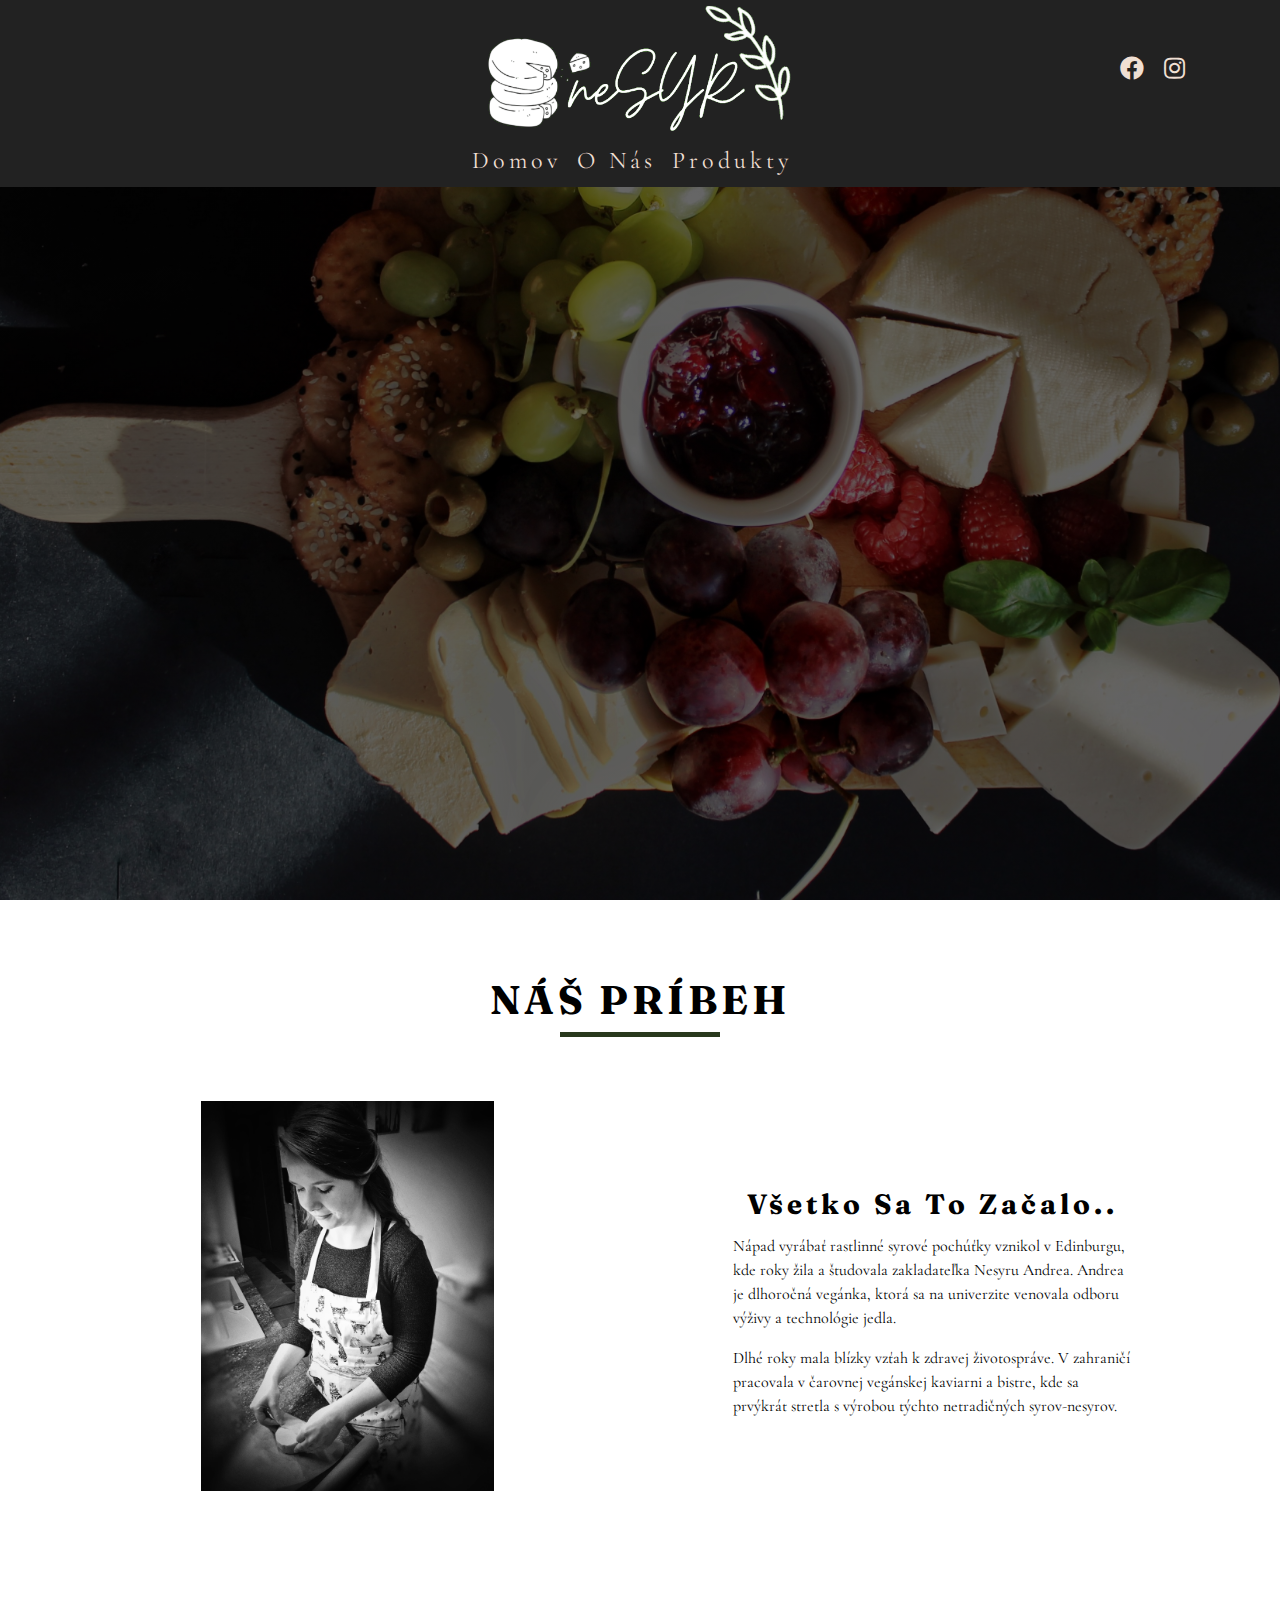
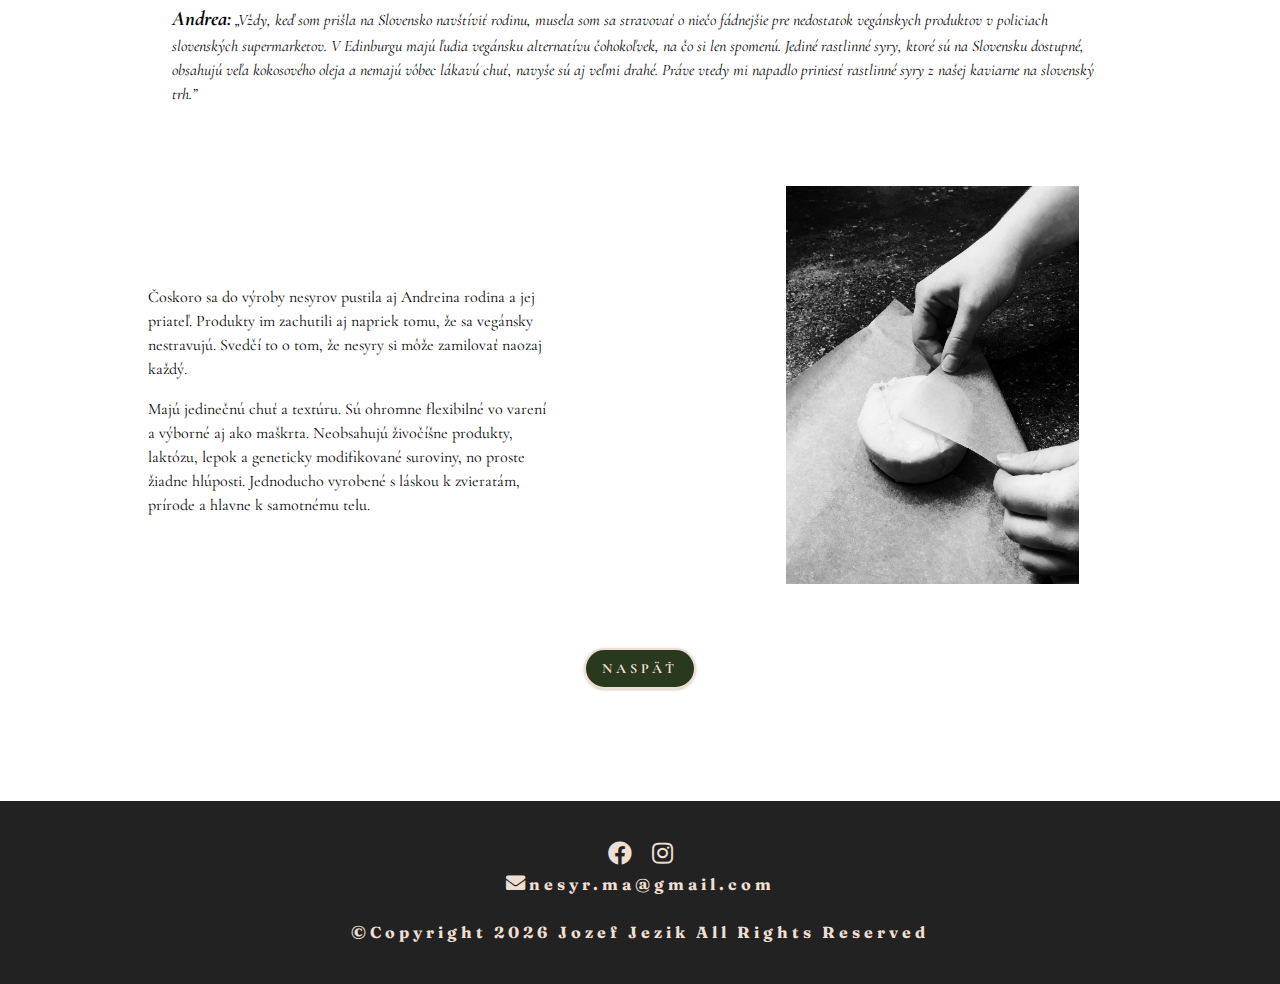
<file: about.html>
<!DOCTYPE html>
<html lang="en">
  <head>
    <meta charset="UTF-8" />
    <meta name="viewport" content="width=device-width, initial-scale=1.0" />
    <title>NeSyr || O Nás</title>
    <!-- Font Awesome -->
    <link
      rel="stylesheet"
      href="./fontawesome-free-5.12.1-web/css/all.min.css"
    />
    <!-- CSS Styles -->
    <link rel="stylesheet" href="./css/styles.css" />
  </head>
  <!-- Javascript -->
  <script defer src="./app-about.js"></script>
  <body>
    <!-- //////////////
    Sidebar
    ////////////////// -->
    <!-- toggle open btn -->
    <button class="toggle-open" id="toggle-open">
      <i class="fas fa-bars"></i>
    </button>
    <!-- end of toggle open btn -->

    <nav class="sidebar">
      <!-- toggle close btn -->
      <button class="toggle-close" id="toggle-close">
        <i class="fas fa-times"></i>
      </button>
      <!-- end of toggle close btn -->
      <!-- sidebar -->

      <div class="sidebar-container">
        <ul class="sidebar-links">
          <li><a href="index.html#home" class="sidebar-link">domov</a></li>
          <li><a href="index.html#about" class="sidebar-link">o nás</a></li>
          <li>
            <a href="products.html#products" class="sidebar-link">produkty</a>
          </li>
        </ul>
      </div>
      <!-- end of sidebar -->
    </nav>

    <!-- //////////////
    Header
    ////////////////// -->

    <header class="header" id="home">
      <!-- header bar -->
      <div class="header-bar">
        <img
          src="./pictures/logo_main_noBG.png"
          alt="logo"
          class="header-logo"
        />
        <!-- header social icons -->
        <div class="social-icons">
          <a
            href="https://www.facebook.com/Nesyr-104209641652860"
            target="blank"
            class="social-icon"
          >
            <i class="fab fa-facebook"></i>
          </a>
          <a
            href="https://www.instagram.com/ne_syry"
            target="blank"
            class="social-icon"
          >
            <i class="fab fa-instagram"> </i>
          </a>
        </div>
        <!-- end of header social icons -->
      </div>
      <!-- end of header bar -->

      <!-- hero -->
      <section class="hero">
        <!-- //////////////
    Navbar
    ////////////////// -->
        <nav>
          <div class="nav-links-container">
            <ul class="nav-links">
              <li><a href="index.html#home" class="nav-link">domov</a></li>
              <li><a href="about.html#about" class="nav-link">o nás</a></li>
              <li>
                <a href="products.html#products" class="nav-link">produkty</a>
              </li>
            </ul>
          </div>
        </nav>
      </section>
      <!-- end of hero -->
    </header>

    <!-- //////////////
    About
    ////////////////// -->
    <section class="about-section" id="about">
      <div class="section section-center">
        <!-- section title -->
        <div class="section-title">
          <h2>náš príbeh</h2>
          <div class="section-title-underscore"></div>
        </div>
        <!-- end of section title -->

        <!-- about center -->

        <div class="about-center">
          <div class="about-img-container image-1">
            <img
              src="./pictures/about-1.JPG"
              alt="cheese board"
              class="about-img"
            />
          </div>
          <div class="about-info-container info-1">
            <h3>všetko sa to začalo..</h3>
            <p>
              Nápad vyrábať rastlinné syrové pochúťky vznikol v Edinburgu, kde
              roky žila a študovala zakladateľka Nesyru Andrea. Andrea je
              dlhoročná vegánka, ktorá sa na univerzite venovala odboru výživy a
              technológie jedla.
            </p>
            <p>
              Dlhé roky mala blízky vzťah k zdravej životospráve. V zahraničí
              pracovala v čarovnej vegánskej kaviarni a bistre, kde sa prvýkrát
              stretla s výrobou týchto netradičných syrov-nesyrov.
            </p>
          </div>
          <div class="about-info-container info-2">
            <p>
              <span>Andrea:</span> „Vždy, keď som prišla na Slovensko navštíviť
              rodinu, musela som sa stravovať o niečo fádnejšie pre nedostatok
              vegánskych produktov v policiach slovenských supermarketov. V
              Edinburgu majú ľudia vegánsku alternatívu čohokoľvek, na čo si len
              spomenú. Jediné rastlinné syry, ktoré sú na Slovensku dostupné,
              obsahujú veľa kokosového oleja a nemajú vôbec lákavú chuť, navyše
              sú aj veľmi drahé. Práve vtedy mi napadlo priniesť rastlinné syry
              z našej kaviarne na slovenský trh.”
            </p>
          </div>
          <div class="about-info-container info-3">
            <p>
              Čoskoro sa do výroby nesyrov pustila aj Andreina rodina a jej
              priateľ. Produkty im zachutili aj napriek tomu, že sa vegánsky
              nestravujú. Svedčí to o tom, že nesyry si môže zamilovať naozaj
              každý.
            </p>
            <p>
              Majú jedinečnú chuť a textúru. Sú ohromne flexibilné vo varení a
              výborné aj ako maškrta. Neobsahujú živočíšne produkty, laktózu,
              lepok a geneticky modifikované suroviny, no proste žiadne
              hlúposti. Jednoducho vyrobené s láskou k zvieratám, prírode a
              hlavne k samotnému telu.
            </p>
          </div>
          <div class="about-img-container image-2">
            <img
              src="./pictures/about-2.JPG"
              alt="cheese board"
              class="about-img"
            />
          </div>
        </div>
        <div class="about-btn-container">
          <a href="index.html#about" class="btn about-btn">naspäť</a>
        </div>
        <!-- end of about center -->
      </div>
    </section>

    <!-- //////////////
    Footer
    ////////////////// -->
    <footer class="footer section">
      
        <!-- contact footer -->
        <div class="social-container">
          <a
            href="https://www.facebook.com/Nesyr-104209641652860"
            target="blank"
            class="social-icon"
          >
            <i class="fab fa-facebook"></i>
          </a>

          <a
            href="https://www.instagram.com/ne_syry"
            target="blank"
            class="social-icon"
          >
            <i class="fab fa-instagram"> </i>
          </a>
        </div>
        <div class="contact-container">
        <!-- single contact -->
        <h4><i class="fas fa-envelope"></i>nesyr.ma@gmail.com</h4>
        
        <!-- end of single contact -->
      </div>
      </div>
      <div class="copy">
        <h4>&copy;copyright <span id="date"></span> Jozef Jezik all rights reserved</h4>

      </div>
    </footer>
  </body>
</html>
</file>
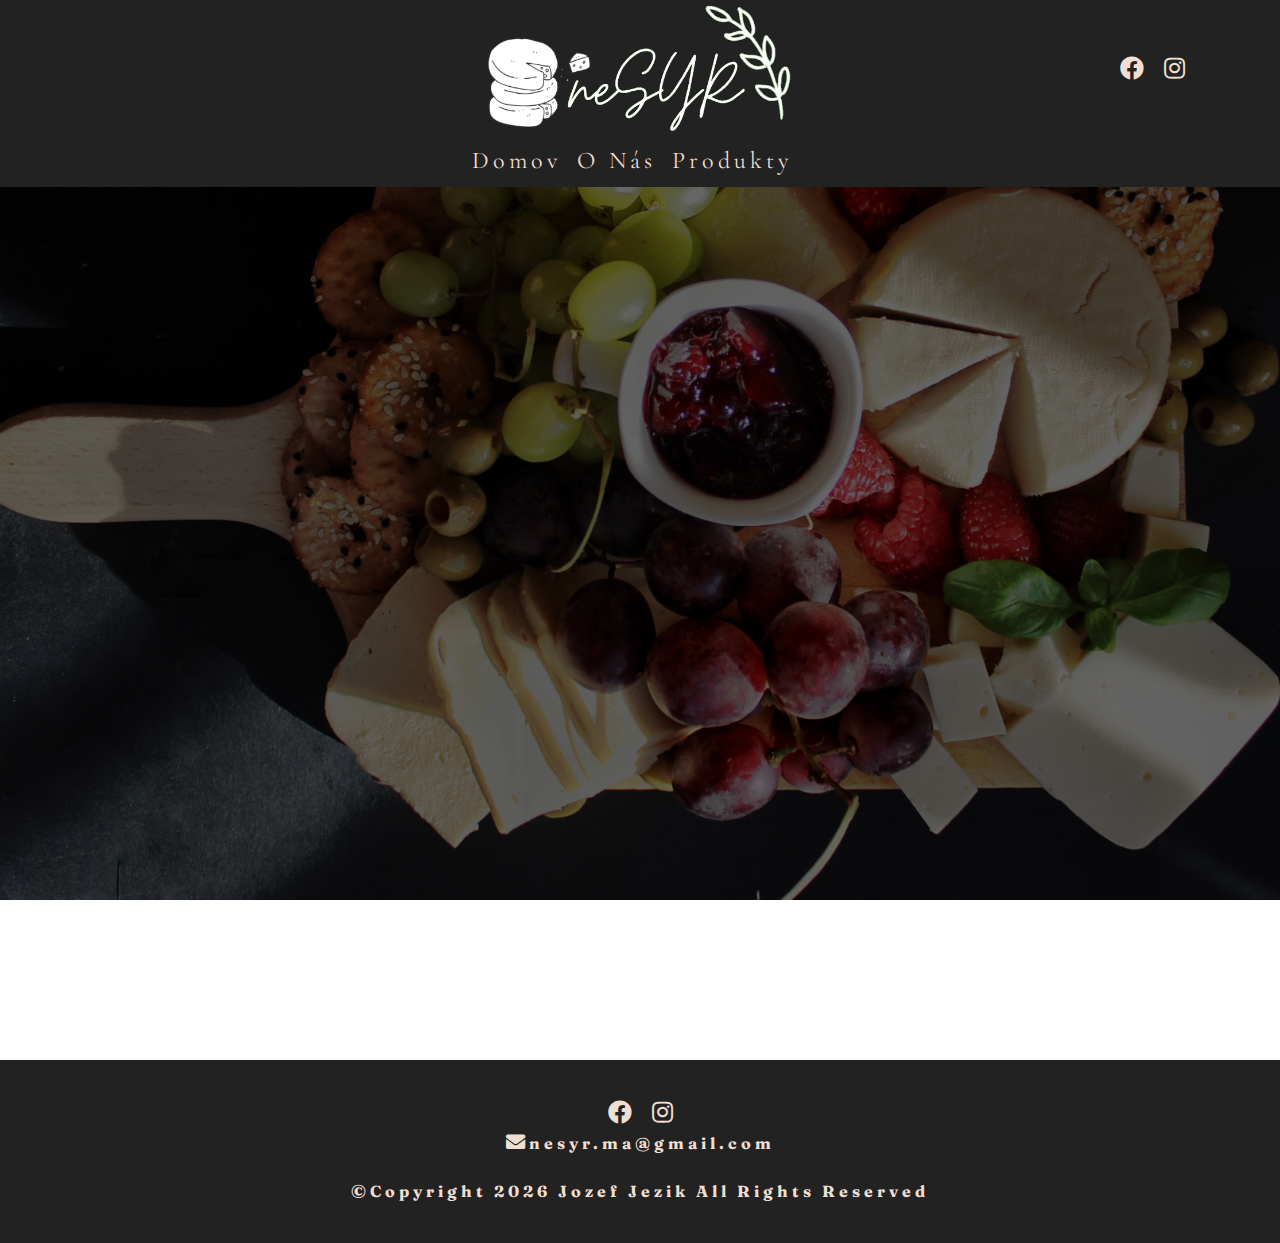
<file: products.html>
<!DOCTYPE html>
<html lang="en">
  <head>
    <meta charset="UTF-8" />
    <meta name="viewport" content="width=device-width, initial-scale=1.0" />
    <title>NeSyr || Produkty</title>
    <!-- Font Awesome -->
    <link
      rel="stylesheet"
      href="./fontawesome-free-5.12.1-web/css/all.min.css"
    />
    <!-- CSS Styles -->
    <link rel="stylesheet" href="./css/styles.css" />
    <!-- Javascript -->
    <script defer src="./app-products.js"></script>
  </head>
  <body>
    <!-- //////////////
    Sidebar
    ////////////////// -->
    <!-- toggle open btn -->
    <button class="toggle-open" id="toggle-open">
      <i class="fas fa-bars"></i>
    </button>
    <!-- end of toggle open btn -->

    <nav class="sidebar">
      <!-- toggle close btn -->
      <button class="toggle-close" id="toggle-close">
        <i class="fas fa-times"></i>
      </button>
      <!-- end of toggle close btn -->
      <!-- sidebar -->

      <div class="sidebar-container">
        <ul class="sidebar-links">
          <li><a href="index.html#home" class="sidebar-link">domov</a></li>
          <li><a href="index.html#about" class="sidebar-link">o nás</a></li>
          <li>
            <a href="index.html#products" class="sidebar-link">produkty</a>
          </li>
        </ul>
      </div>
      <!-- end of sidebar -->
    </nav>

    <!-- //////////////
    Header
    ////////////////// -->

    <header class="header" id="home">
      <!-- header bar -->
      <div class="header-bar">
        <img
          src="./pictures/logo_main_noBG.png"
          alt="logo"
          class="header-logo"
        />
        <!-- header social icons -->
        <div class="social-icons">
          <a
            href="https://www.facebook.com/Nesyr-104209641652860"
            target="blank"
            class="social-icon"
          >
            <i class="fab fa-facebook"></i>
          </a>
          <a
            href="https://www.instagram.com/ne_syry"
            target="blank"
            class="social-icon"
          >
            <i class="fab fa-instagram"> </i>
          </a>
        </div>
        <!-- end of header social icons -->
      </div>
      <!-- end of header bar -->

      <!-- hero -->
      <section class="hero">
        <!-- //////////////
    Navbar
    ////////////////// -->
        <nav>
          <div class="nav-links-container">
            <ul class="nav-links">
              <li><a href="index.html#home" class="nav-link">domov</a></li>
              <li><a href="index.html#about" class="nav-link">o nás</a></li>
              <li>
                <a href="index.html#products" class="nav-link">produkty</a>
              </li>
            </ul>
          </div>
        </nav>
      </section>
      <!-- end of hero -->
    </header>

    <!-- //////////////
    Products
    ////////////////// -->
    <section class="products-section" id="products">
      <div class="section section-center" id="product-container"></div>
    </section>
    <!-- //////////////
    Footer
    ////////////////// -->
    <footer class="footer section">
      
        <!-- contact footer -->
        <div class="social-container">
          <a
            href="https://www.facebook.com/Nesyr-104209641652860"
            target="blank"
            class="social-icon"
          >
            <i class="fab fa-facebook"></i>
          </a>

          <a
            href="https://www.instagram.com/ne_syry"
            target="blank"
            class="social-icon"
          >
            <i class="fab fa-instagram"> </i>
          </a>
        </div>
        <div class="contact-container">
        <!-- single contact -->
        <h4><i class="fas fa-envelope"></i>nesyr.ma@gmail.com</h4>
        
        <!-- end of single contact -->
      </div>
      </div>
      <div class="copy">
        <h4>&copy;copyright <span id="date"></span> Jozef Jezik all rights reserved</h4>

      </div>
    </footer>
  </body>
</html>
</file>
<file: css/styles.css>
/*
=============== 
Fonts
===============
*/
@import url("https://fonts.googleapis.com/css2?family=Cormorant+Garamond:wght@400;700&family=Fraunces&display=swap");
/*
=============== 
Variables
===============
*/
/* dark shades of primary color*/
/* darkest grey - used for headings */
/*
=============== 
Global Styles
===============
*/
*,
::after,
::before {
  margin: 0;
  padding: 0;
  -webkit-box-sizing: border-box;
          box-sizing: border-box;
}

body {
  font-family: "Cormorant Garamond", serif;
  background: #fff;
  color: #000;
  line-height: 1.5;
  font-size: 0.875rem;
}

ul {
  list-style-type: none;
}

a {
  text-decoration: none;
}

img:not(.header-logo) {
  width: 100%;
  display: block;
}

h1,
h2,
h3,
h4 {
  letter-spacing: 0.25rem;
  text-transform: capitalize;
  line-height: 1.25;
  margin-bottom: 0.75rem;
  font-family: "Fraunces", serif;
}

h1 {
  font-size: 3rem;
}

h2 {
  font-size: 2rem;
}

h3 {
  font-size: 1.25rem;
}

h4 {
  font-size: 0.875rem;
}

p {
  margin-bottom: 1.25rem;
  color: #000;
}

@media screen and (min-width: 800px) {
  h1 {
    font-size: 4rem;
  }
  h2 {
    font-size: 2.5rem;
  }
  h3 {
    font-size: 1.75rem;
  }
  h4 {
    font-size: 1rem;
  }
  body {
    font-size: 1rem;
  }
  h1,
  h2,
  h3,
  h4 {
    line-height: 1;
  }
}

/*  global classes */
.btn {
  text-transform: uppercase;
  background: transparent;
  color: #efdfd3;
  padding: 0.5rem 1rem;
  letter-spacing: 0.25rem;
  display: inline-block;
  font-weight: 700;
  -webkit-transition: all 0.3s linear;
  transition: all 0.3s linear;
  font-size: 0.875rem;
  border: 2px solid #efdfd3;
  border-radius: 2rem;
  cursor: pointer;
  -webkit-box-shadow: 0 1px 3px rgba(0, 0, 0, 0.2);
          box-shadow: 0 1px 3px rgba(0, 0, 0, 0.2);
}

.btn:hover {
  color: #29391d;
  background: #29391d;
  -webkit-transform: scale(1.1);
          transform: scale(1.1);
}

/* section */
.section {
  padding: 5rem 0;
}

.section-title {
  text-align: center;
  margin-bottom: 4rem;
}

.section-title h2 {
  text-transform: uppercase;
}

.section-title span {
  color: #576c44;
}

.section-title-underscore {
  height: 0.3rem;
  width: 10rem;
  background-color: #29391d;
  margin: 0 auto;
}

.section-center {
  width: 90vw;
  margin: 0 auto;
  max-width: 1170px;
}

@media screen and (min-width: 992px) {
  .section-center {
    width: 95vw;
  }
}

.header {
  min-height: 100vh;
}

.header-bar {
  height: 15vh;
  width: 100%;
  display: -ms-grid;
  display: grid;
  -ms-grid-rows: 100%;
      grid-template-rows: 100%;
  background: #222;
  place-items: center;
}

.header-logo {
  height: 100%;
  max-width: 100%;
}

.social-icons {
  display: none;
}

.hero {
  min-height: 85vh;
  background: url(".././pictures/bg_abstract.jpg") center/cover, no-repeat, fixed;
  display: -webkit-box;
  display: -ms-flexbox;
  display: flex;
  -webkit-box-orient: vertical;
  -webkit-box-direction: normal;
      -ms-flex-direction: column;
          flex-direction: column;
  -webkit-box-pack: center;
      -ms-flex-pack: center;
          justify-content: center;
  -webkit-box-align: center;
      -ms-flex-align: center;
          align-items: center;
  position: relative;
}

.hero-btn {
  font-size: 1rem;
  padding: 0.75rem 1.5rem;
}

.hero-btn:hover {
  background: transparent;
  color: #efdfd3;
}

@media screen and (min-width: 768px) {
  .hero {
    background: -webkit-gradient(linear, left top, left bottom, from(rgba(0, 0, 0, 0.6)), to(rgba(0, 0, 0, 0.6))), url("../pictures/board_1.jpg") center/cover, no-repeat;
    background: linear-gradient(rgba(0, 0, 0, 0.6), rgba(0, 0, 0, 0.6)), url("../pictures/board_1.jpg") center/cover, no-repeat;
    background-attachment: fixed;
  }
  .header-bar {
    -ms-grid-columns: 20% 1fr 20%;
        grid-template-columns: 20% 1fr 20%;
  }
  .header-logo {
    -ms-grid-column: 2;
    -ms-grid-column-span: 1;
    grid-column: 2/3;
  }
  .social-icons {
    display: block;
  }
  .social-icons ul {
    display: -webkit-box;
    display: -ms-flexbox;
    display: flex;
    -webkit-box-pack: justify;
        -ms-flex-pack: justify;
            justify-content: space-between;
    -webkit-box-align: center;
        -ms-flex-align: center;
            align-items: center;
  }
  .social-icon i {
    padding: 0.5rem;
    font-size: 1.5rem;
    color: #efdfd3;
    -webkit-transition: all 0.3s linear;
    transition: all 0.3s linear;
  }
  .social-icon i:hover {
    color: #576c44;
    -webkit-transform: scale(1.25);
            transform: scale(1.25);
  }
}

/*
=============== 
Navbar
===============
*/
.nav-links-container {
  position: absolute;
  top: 0;
  left: 0;
  width: 100%;
  display: none;
}

.nav-sticky {
  position: fixed;
  z-index: 1;
  -webkit-box-shadow: 0 5px 15px rgba(0, 0, 0, 0.3);
          box-shadow: 0 5px 15px rgba(0, 0, 0, 0.3);
}

@media screen and (min-width: 768px) {
  .nav-links-container {
    display: block;
    background-color: #222;
  }
  .nav-links {
    display: -webkit-box;
    display: -ms-flexbox;
    display: flex;
    -webkit-box-pack: center;
        -ms-flex-pack: center;
            justify-content: center;
    -webkit-box-align: center;
        -ms-flex-align: center;
            align-items: center;
    -webkit-box-orient: horizontal;
    -webkit-box-direction: normal;
        -ms-flex-direction: row;
            flex-direction: row;
    padding-top: 0.5rem;
    padding-bottom: 0.5rem;
  }
  .nav-link {
    padding-right: 1rem;
    text-transform: capitalize;
    color: #efdfd3;
    font-size: 1.5rem;
    letter-spacing: 0.25rem;
    -webkit-transition: all 0.3s linear;
    transition: all 0.3s linear;
  }
  .nav-link:hover {
    color: #576c44;
  }
}

.toggle-open {
  position: fixed;
  top: 0;
  left: 0;
  background: transparent;
  border: none;
  height: 2rem;
  width: 2rem;
  margin-left: 2rem;
  margin-top: 2rem;
  z-index: 2;
}

.toggle-open i {
  color: #576c44;
  font-size: 2rem;
  -webkit-transition: all 0.3s linear;
  transition: all 0.3s linear;
}

.toggle-open i:hover {
  color: #576c44;
  -webkit-transform: scale(1.25);
          transform: scale(1.25);
}

.sidebar {
  position: fixed;
  top: 0;
  left: 0;
  right: 0;
  bottom: 0;
  max-width: 500px;
  z-index: 3;
  background: #efdfd3;
  -webkit-transition: all 0.3s linear;
  transition: all 0.3s linear;
  -webkit-transform: translateX(-100%);
          transform: translateX(-100%);
}

.sidebar-open {
  -webkit-transform: translateX(0);
          transform: translateX(0);
}

.sidebar-container {
  text-align: center;
}

.sidebar-link {
  display: block;
  color: #222;
  font-size: 2rem;
  text-transform: capitalize;
}

.sidebar-link:hover {
  color: #29391d;
  background: #fff;
}

.toggle-close {
  background: transparent;
  border: none;
  color: darkred;
  font-size: 2rem;
  -webkit-transition: all 0.3s linear;
  transition: all 0.3s linear;
  margin-left: 2rem;
  margin-top: 2rem;
}

.toggle-close:hover {
  -webkit-transform: scale(1.2);
          transform: scale(1.2);
}

@media screen and (min-width: 768px) {
  .sidebar {
    display: none;
  }
  .toggle-open {
    display: none;
  }
}

/* end of nav small */
/*
=============== 
About
===============
*/
.about-center {
  text-align: center;
}

.about-img-container {
  width: 100%;
  max-width: 500px;
  max-height: 50vh;
  overflow: hidden;
  margin: 0 auto;
}

.about-img {
  width: 100%;
  height: 100%;
  -o-object-fit: cover;
     object-fit: cover;
  -webkit-transition: all 0.3s linear;
  transition: all 0.3s linear;
}

.about-info-container {
  margin-top: 2rem;
  text-align: center;
}

.about-info-container p {
  max-width: 400px;
  margin: 1rem auto;
  text-align: left;
}

.about-btn-container {
  text-align: center;
  margin-top: 2rem;
}

.about-btn {
  background-color: #29391d;
  margin: 2rem auto;
}

.about-btn:hover {
  color: #fff;
  -webkit-transform: scale(1.1);
          transform: scale(1.1);
}

@media screen and (min-width: 768px) {
  .about-center {
    display: -ms-grid;
    display: grid;
    -ms-grid-columns: 1fr 1fr;
        grid-template-columns: 1fr 1fr;
    row-gap: 4rem;
    place-items: center;
  }
  .about-img-container {
    max-width: 50%;
    overflow: hidden;
    margin: 0;
  }
  .info-2 {
    -ms-grid-column: 1;
    -ms-grid-column-span: 2;
    grid-column: 1/3;
  }
  .info-2 p {
    max-width: 80%;
    font-style: italic;
  }
  .info-2 p span {
    font-weight: bold;
    font-size: 1.3rem;
  }
  .about-center-info-container {
    max-width: 100%;
  }
}

/*
=============== 
Products
===============
*/
.single-product-container {
  width: 100%;
  max-width: 500px;
  background: #222;
  margin: 2rem auto;
  padding: 1.5rem;
  -webkit-box-shadow: 0 5px 15px rgba(0, 0, 0, 0.3);
          box-shadow: 0 5px 15px rgba(0, 0, 0, 0.3);
  -webkit-transition: all 0.3s linear;
  transition: all 0.3s linear;
  display: -webkit-box;
  display: -ms-flexbox;
  display: flex;
  -ms-flex-wrap: wrap;
      flex-wrap: wrap;
}

.single-product-container:hover {
  -webkit-box-shadow: 0 5px 15px rgba(0, 0, 0, 0.7);
          box-shadow: 0 5px 15px rgba(0, 0, 0, 0.7);
}

.single-product-container > * {
  -webkit-box-flex: 1;
      -ms-flex: 1 1 100%;
          flex: 1 1 100%;
}

.product-img-container {
  width: 100%;
  height: auto;
  margin: 0 auto;
  overflow: hidden;
}

.product-info {
  text-align: center;
  max-width: 350px;
  height: auto;
  margin: 2rem auto;
  color: #efdfd3;
}

.product-info p {
  color: #efdfd3;
}

.product-btn {
  width: 80%;
  border: none;
  text-align: center;
  display: block;
  margin: 0 auto;
  border-radius: 1rem;
  background-color: #29391d;
  -ms-flex-item-align: end;
      align-self: flex-end;
}

.product-btn:hover {
  background-color: #29391d;
  color: #fff;
}

@media screen and (min-width: 768px) {
  .products-container {
    display: -webkit-box;
    display: -ms-flexbox;
    display: flex;
    -webkit-box-pack: justify;
        -ms-flex-pack: justify;
            justify-content: space-between;
    -webkit-box-align: stretch;
        -ms-flex-align: stretch;
            align-items: stretch;
    -ms-flex-wrap: wrap;
        flex-wrap: wrap;
  }
  .single-product-container {
    margin-left: 2rem;
    margin-right: auto;
    -ms-flex-preferred-size: calc(50% - 2rem);
        flex-basis: calc(50% - 2rem);
  }
}

@media screen and (min-width: 992px) {
  .single-product-container {
    -ms-flex-preferred-size: calc(33.33% - 2rem);
        flex-basis: calc(33.33% - 2rem);
  }
}

.product-page-container {
  text-align: center;
}

.product-page-img-container {
  max-width: 450px;
  -o-object-fit: cover;
     object-fit: cover;
  margin: 0 auto;
}

.product-page-info {
  width: 100%;
  max-width: 450px;
  text-align: center;
  border-bottom: 2px solid black;
  margin: 0 auto;
  margin-top: 2rem;
}

@media screen and (min-width: 768px) {
  .product-page-container {
    display: -ms-grid;
    display: grid;
    -ms-grid-columns: 1fr 1fr;
        grid-template-columns: 1fr 1fr;
    row-gap: 2rem;
    place-items: center;
  }
  .product-page-info {
    margin-left: 2rem;
  }
  .product-page-img-container {
    overflow: hidden;
  }
}

/*
=============== 
Footer
===============
*/
.footer {
  min-height: 20vh;
  padding: 2rem;
  background-color: #222;
  color: #efdfd3;
  display: -webkit-box;
  display: -ms-flexbox;
  display: flex;
  -webkit-box-orient: vertical;
  -webkit-box-direction: normal;
      -ms-flex-direction: column;
          flex-direction: column;
  -webkit-box-pack: center;
      -ms-flex-pack: center;
          justify-content: center;
  -webkit-box-flex: 0;
      -ms-flex: 0 0 50%;
          flex: 0 0 50%;
  -ms-flex-wrap: wrap;
      flex-wrap: wrap;
  text-align: center;
}

.copy {
  width: 100%;
  -ms-flex-item-align: end;
      align-self: flex-end;
  margin-top: 2rem;
}

.social-icon i {
  padding: 0.5rem;
  font-size: 1.5rem;
  color: #efdfd3;
  -webkit-transition: all 0.3s linear;
  transition: all 0.3s linear;
}

.social-icon i:hover {
  color: #576c44;
  -webkit-transform: scale(1.25);
          transform: scale(1.25);
}

.contact-container {
  display: -ms-grid;
  display: grid;
  place-items: center;
}

.contact-container h4 {
  margin-bottom: 0;
  text-transform: lowercase;
}

.contact-container h4 i {
  font-size: 1.2rem;
}
/*# sourceMappingURL=styles.css.map */
</file>
